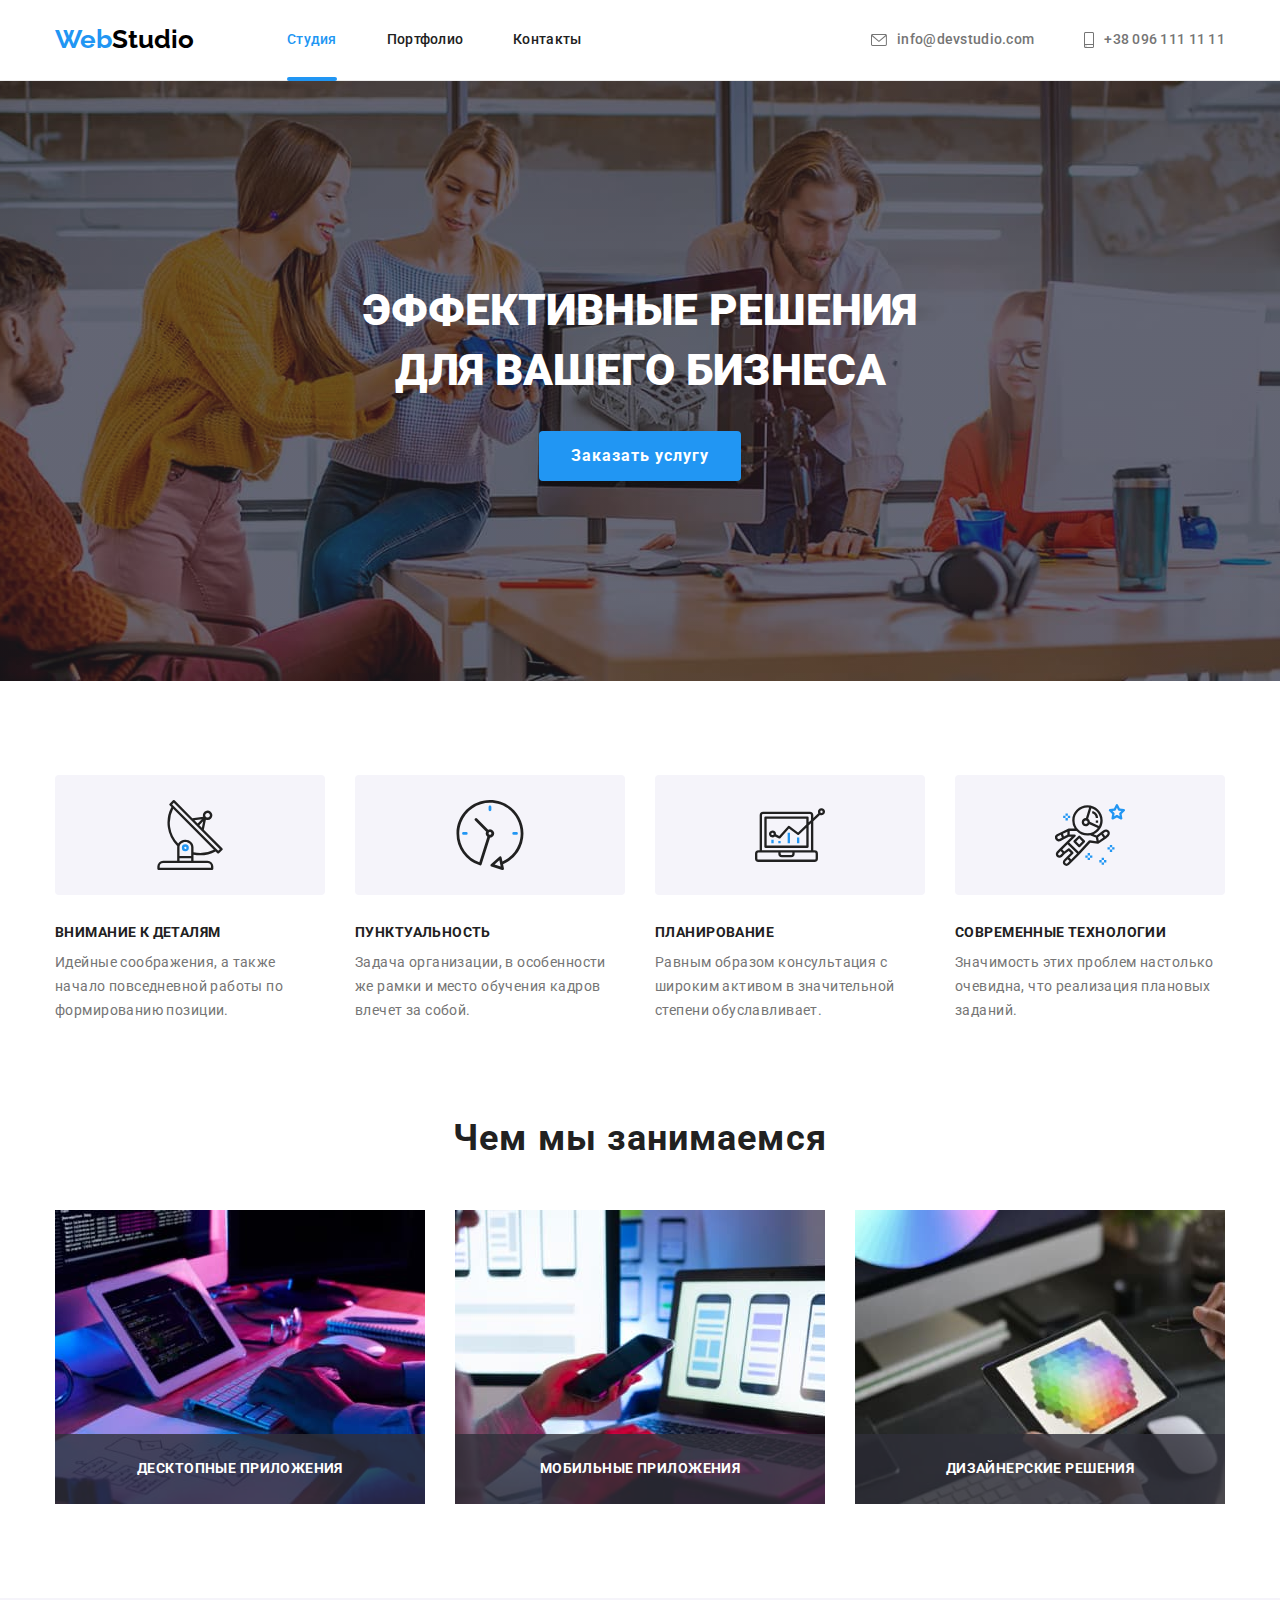
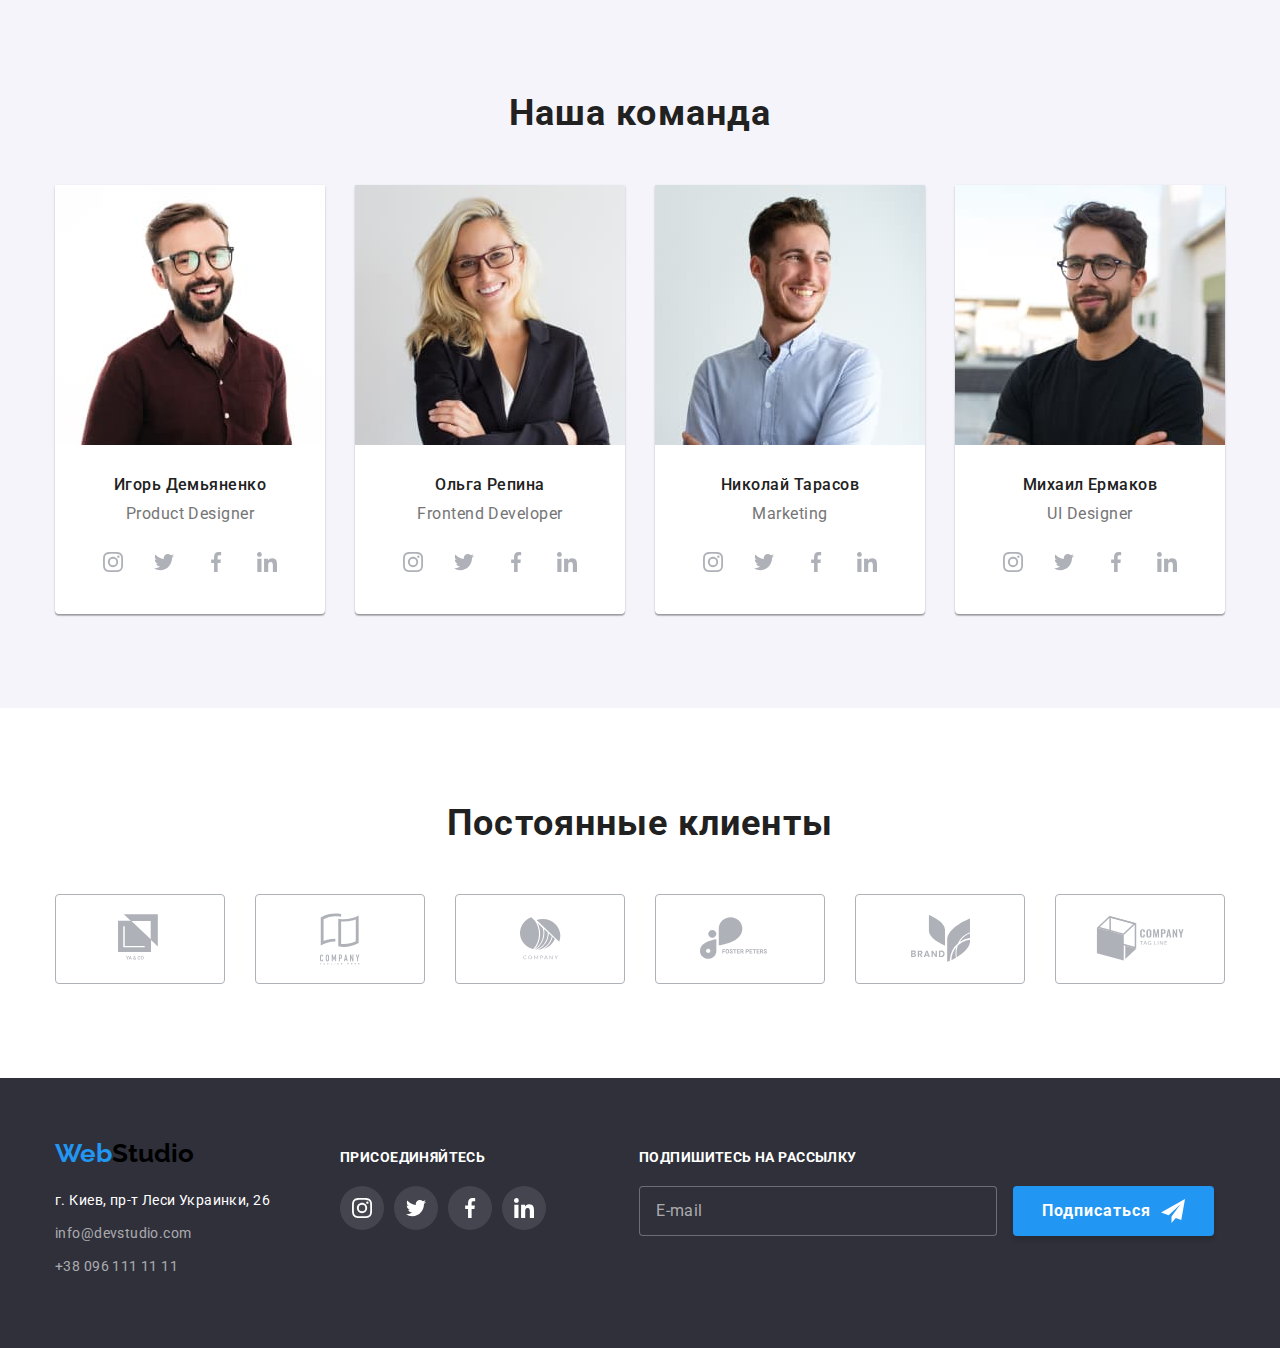
<file: index.html>
<!DOCTYPE html>
<html lang="ru">
<head>
    <meta charset="UTF-8">
    <meta name="viewport" content="width=device-width, initial-scale=1.0">
    <title>Студия</title>
    <link rel="preconnect" href="https://fonts.gstatic.com">
    <link href="https://fonts.googleapis.com/css2?family=Raleway:wght@700&family=Roboto:wght@400;500;700&display=swap" rel="stylesheet">
    <link rel="stylesheet" href="https://cdnjs.cloudflare.com/ajax/libs/modern-normalize/1.0.0/modern-normalize.min.css">
    <link rel="stylesheet" href="./css/style.css">
</head>
<body>
    <header class="header">
        <div class="container flex">
            <nav class="nav-container flex">
                <a href="./index.html" class="logo color-logo">
                    <span class="color-link">Web</span>Studio
                </a>
                <ul class="nav list flex">
                    <li class="nav-item">
                        <a href="./index.html" class="nav-link color-main link-active">Студия</a>
                    </li>
                    <li class="nav-item">
                        <a href="./portfolio.html" class="nav-link color-main">Портфолио</a>
                    </li>
                    <li class="nav-item">
                        <a href="" class="nav-link color-main">Контакты</a>
                    </li>
                </ul>
            </nav>    
            <ul class="contacts list flex">
                <li class="contacts-item">
                    <a href="mailto:info@devstudio.com" class="contacts-link color-secondary">
                        <svg class="sprite-mail" width="16" height="12">
                            <use href="./images/symbol-defs.svg#icon-envelope"></use>
                        </svg>
                        info@devstudio.com</a>
                </li>
                <li class="contacts-item">
                    <a href="tel:+380961111111" class="contacts-link color-secondary">
                        <svg class="sprite-tel" width="10" height="16">
                            <use href="./images/symbol-defs.svg#icon-smartphone"></use>
                        </svg>
                        +38 096 111 11 11</a>
                </li>
            </ul>
        </div>
    </header>
    <main>
        <section class="hero">
            <div class="hero-overlay flex">
                <div class="hero-container">
                    <h1 class="color-hero hero-title">Эффективные решения для вашего бизнеса</h1>
                    <button class="color-hero hero-btn" data-modal-open>Заказать услугу</button>
                </div>
            </div>
        </section>
        <section class="section">
            <div class="container">
                <h2 class="visually-hidden">Преимущества работы с нами</h2>
                <ul class="advantages list flex">
                    <li class="advantages-item">
                        <div class="icon-advantages">
                            <svg class="sprite" width="70" height="70">
                                <use href="./images/symbol-defs.svg#icon-antenna"></use>
                            </svg>
                        </div>
                        <h3 class="advantages-title color-main">Внимание к деталям</h3>
                        <p class="advantages-text color-secondary">Идейные соображения, а также начало повседневной работы по формированию позиции.</p>
                    </li>
                    <li class="advantages-item">
                        <div class="icon-advantages">
                            <svg class="sprite" width="70" height="70">
                                <use href="./images/symbol-defs.svg#icon-clock"></use>
                            </svg>
                        </div>
                        <h3 class="advantages-title color-main">Пунктуальность</h3>
                        <p class="advantages-text color-secondary">Задача организации, в особенности же рамки и место обучения кадров влечет за собой.</p>
                    </li>
                    <li class="advantages-item">
                        <div class="icon-advantages">
                            <svg class="sprite" width="70" height="70">
                                <use href="./images/symbol-defs.svg#icon-diagram"></use>
                            </svg>
                        </div>
                        <h3 class="advantages-title color-main">Планирование</h3>
                        <p class="advantages-text color-secondary">Равным образом консультация с широким активом в значительной степени обуславливает.</p>
                    </li>
                    <li class="advantages-item">
                        <div class="icon-advantages">
                            <svg class="sprite" width="70" height="70">
                                <use href="./images/symbol-defs.svg#icon-astronaut"></use>
                            </svg>
                        </div>
                        <h3 class="advantages-title color-main">Современные технологии</h3>
                        <p class="advantages-text color-secondary">Значимость этих проблем настолько очевидна, что реализация плановых заданий.</p>
                    </li>
                </ul>
            </div>
        </section>
        <section class="projects section">
            <div class="container">
                <h2 class="title-section color-main">Чем мы занимаемся</h2>
                <div class="project-container flex">
                    <div class="projects-thumb">
                        <img src="./images/tabl.jpg" alt="На фотографии планшет" width="370" height="294" class="projects-img">
                        <div class="thumb-title">
                            <h3 class="projects-title">Десктопные приложения</h3>
                        </div>
                    </div>
                    <div class="projects-thumb">
                        <img src="./images/tel.jpg" alt="На фотографии телефон" width="370" height="294" class="projects-img">
                        <div class="thumb-title">
                            <h3 class="projects-title">Мобильные приложения</h3>
                        </div>
                    </div>
                    <div class="projects-thumb">
                        <img src="./images/tabl2.jpg" alt="На фотографии компьютер и телефон" width="370" height="294" class="projects-img">
                        <div class="thumb-title">
                            <h3 class="projects-title">Дизайнерские решения</h3>
                        </div>
                    </div>
                </div>
            </div>
        </section>
        <section class="section-teams section">
            <div class="container">
                <h2 class="title-section color-main">Наша команда</h2>
                <ul class="teams list flex">
                    <li class="teams-items">
                        <img src="./images/prod.jpg" alt="На фотографии Игорь Демьяненко" width="270" height="260" class="list-img">
                        <div class="teams-cont">
                            <h3 class="color-main teams-title">Игорь Демьяненко</h3>
                            <p class="color-secondary teams-text">Product Designer</p>
                            <ul class="teams-social list flex">
                                <li class="social-icon">
                                    <a href="" class="social-link">
                                        <svg class="icon-social" width="20" height="20">
                                            <use href="./images/symbol-defs.svg#icon-instagram"></use>
                                        </svg>
                                    </a>
                                </li>
                                <li class="social-icon">
                                    <a href="" class="social-link">
                                        <svg class="icon-social" width="20" height="20">
                                            <use href="./images/symbol-defs.svg#icon-twitter"></use>
                                        </svg>
                                    </a>
                                </li>
                                <li class="social-icon">
                                    <a href="" class="social-link">
                                        <svg class="icon-social" width="20" height="20">
                                            <use href="./images/symbol-defs.svg#icon-facebook"></use>
                                        </svg>
                                    </a>
                                </li>
                                <li class="social-icon">
                                    <a href="" class="social-link">
                                        <svg class="icon-social" width="20" height="20">
                                            <use href="./images/symbol-defs.svg#icon-linkedin"></use>
                                        </svg>
                                    </a>
                                </li>
                            </ul>
                        </div>
                        </li>
                    <li class="teams-items">
                        <img src="./images/dev.jpg" alt="На фотографии Ольга Репина" width="270" height="260" class="list-img">
                        <div class="teams-cont">
                            <h3 class="color-main teams-title">Ольга Репина</h3>
                            <p class="color-secondary teams-text">Frontend Developer</p>
                            <ul class="teams-social list flex">
                                <li class="social-icon">
                                    <a href="" class="social-link">
                                        <svg class="icon-social" width="20" height="20">
                                            <use href="./images/symbol-defs.svg#icon-instagram"></use>
                                        </svg>
                                    </a>
                                </li>
                                <li class="social-icon">
                                    <a href="" class="social-link">
                                        <svg class="icon-social" width="20" height="20">
                                            <use href="./images/symbol-defs.svg#icon-twitter"></use>
                                        </svg>
                                    </a>
                                </li>
                                <li class="social-icon">
                                    <a href="" class="social-link">
                                        <svg class="icon-social" width="20" height="20">
                                            <use href="./images/symbol-defs.svg#icon-facebook"></use>
                                        </svg>
                                    </a>
                                </li>
                                <li class="social-icon">
                                    <a href="" class="social-link">
                                        <svg class="icon-social" width="20" height="20">
                                            <use href="./images/symbol-defs.svg#icon-linkedin"></use>
                                        </svg>
                                    </a>
                                </li>
                            </ul>
                        </div>
                        </li>
                    <li class="teams-items">
                        <img src="./images/mark.jpg" alt="На фотографии Николай Тарасов" width="270" height="260" class="list-img">
                        <div class="teams-cont">
                            <h3 class="color-main teams-title">Николай Тарасов</h3>
                            <p class="color-secondary teams-text">Marketing</p>
                            <ul class="teams-social list flex">
                                <li class="social-icon">
                                    <a href="" class="social-link">
                                        <svg class="icon-social" width="20" height="20">
                                            <use href="./images/symbol-defs.svg#icon-instagram"></use>
                                        </svg>
                                    </a>
                                </li>
                                <li class="social-icon">
                                    <a href="" class="social-link">
                                        <svg class="icon-social" width="20" height="20">
                                            <use href="./images/symbol-defs.svg#icon-twitter"></use>
                                        </svg>
                                    </a>
                                </li>
                                <li class="social-icon">
                                    <a href="" class="social-link">
                                        <svg class="icon-social" width="20" height="20">
                                            <use href="./images/symbol-defs.svg#icon-facebook"></use>
                                        </svg>
                                    </a>
                                </li>
                                <li class="social-icon">
                                    <a href="" class="social-link">
                                        <svg class="icon-social" width="20" height="20">
                                            <use href="./images/symbol-defs.svg#icon-linkedin"></use>
                                        </svg>
                                    </a>
                                </li>
                            </ul>
                        </div>
                        </li>
                    <li class="teams-items">
                        <img src="./images/ui.jpg" alt="На фотографии Михаил Ермаков" width="270" height="260" class="list-img">
                        <div class="teams-cont">
                            <h3 class="color-main teams-title">Михаил Ермаков</h3>
                            <p class="color-secondary teams-text">UI Designer</p>
                            <ul class="teams-social list flex">
                                <li class="social-icon">
                                    <a href="" class="social-link">
                                        <svg class="icon-social" width="20" height="20">
                                            <use href="./images/symbol-defs.svg#icon-instagram"></use>
                                        </svg>
                                    </a>
                                </li>
                                <li class="social-icon">
                                    <a href="" class="social-link">
                                        <svg class="icon-social" width="20" height="20">
                                            <use href="./images/symbol-defs.svg#icon-twitter"></use>
                                        </svg>
                                    </a>
                                </li>
                                <li class="social-icon">
                                    <a href="" class="social-link">
                                        <svg class="icon-social" width="20" height="20">
                                            <use href="./images/symbol-defs.svg#icon-facebook"></use>
                                        </svg>
                                    </a>
                                </li>
                                <li class="social-icon">
                                    <a href="" class="social-link">
                                        <svg class="icon-social" width="20" height="20">
                                            <use href="./images/symbol-defs.svg#icon-linkedin"></use>
                                        </svg>
                                    </a>
                                </li>
                            </ul>
                        </div>
                        </li>
                </ul>
            </div>
        </section>
        <section class="section-clients">
            <div class="container">
                <h2 class="clients-title">Постоянные клиенты</h2>
                <ul class="list flex">
                    <li class="list-clients">
                        <a href="" class="link-clients">
                            <svg class="sprite-ya" width="44" height="49">
                                <use href="./images/symbol-defs.svg#icon-logoYa"></use>
                            </svg>
                        </a>
                    </li>
                    <li class="list-clients">
                        <a href="" class="link-clients">
                            <svg class="sprite-tagline" width="40" height="52">
                                <use href="./images/symbol-defs.svg#icon-logoTag"></use>
                            </svg>
                        </a>
                    </li>
                    <li class="list-clients">
                        <a href="" class="link-clients">
                            <svg class="sprite-comp" width="41" height="43">
                                <use href="./images/symbol-defs.svg#icon-logoComp"></use>
                            </svg>
                        </a>
                    </li>
                    <li class="list-clients">
                        <a href="" class="link-clients">
                            <svg class="sprite-foster" width="80" height="43">
                                <use href="./images/symbol-defs.svg#icon-logoFoster"></use>
                            </svg>
                        </a>
                    </li>
                    <li class="list-clients">
                        <a href="" class="link-clients">
                            <svg class="sprite-brand" width="59" height="47">
                                <use href="./images/symbol-defs.svg#icon-logoBrand"></use>
                            </svg>
                        </a>
                    </li>
                    <li class="list-clients">
                        <a href="" class="link-clients">
                            <svg class="sprite-tag" width="89" height="45">
                                <use href="./images/symbol-defs.svg#icon-logoLine"></use>
                            </svg>
                        </a>
                    </li>
                </ul>
            </div>
        </section>
    </main>
    <footer class="footer">
        <div class="container flex">
            <div class="footer-address">
                <a href="./index.html" class="logo color-logo">
                    <span class="color-link">Web</span>Studio
                </a>
                <address class="address color-hero">
                    <ul class="list">
                        <li class="address-item">г. Киев, пр-т Леси Украинки, 26</li>
                        <li class="address-item"><a href="mailto:info@devstudio.com" class="address-color">info@devstudio.com</a></li>
                        <li class="address-item"><a href="tel:+380961111111" class="address-color">+38 096 111 11 11</a></li>
                    </ul>
                </address>
            </div>
            <div class="footer-join">
                <b class="join-text">присоединяйтесь</b>
                <ul class="list flex">
                    <li class="join-list">
                        <a href="" class="join-link">
                            <svg class="icon-join" width="20" height="20">
                                <use href="./images/symbol-defs.svg#icon-instagramFooter"></use>
                            </svg>
                        </a>
                    </li>
                    <li class="join-list">
                        <a href="" class="join-link">
                            <svg class="icon-join" width="20" height="20">
                                <use href="./images/symbol-defs.svg#icon-twitterFooter"></use>
                            </svg>
                        </a>
                    </li>
                    <li class="join-list">
                        <a href="" class="join-link">
                            <svg class="icon-join" width="20" height="20">
                                <use href="./images/symbol-defs.svg#icon-facebookFooter"></use>
                            </svg>
                        </a>
                    </li>
                    <li class="join-list">
                        <a href="" class="join-link">
                            <svg class="icon-join" width="20" height="20">
                                <use href="./images/symbol-defs.svg#icon-linkedinFooter"></use>
                            </svg>
                        </a>
                    </li>
                </ul>
            </div>
            <div class="distribution">
                <b class="distribution-text">Подпишитесь на рассылку</b>
                <form class="distribution-form">
                    <input type="text" placeholder="E-mail" class="distribution-input">
                    <button type="submit" class="distribution-button">Подписаться 
                        <svg class="distribution-icon" width="24" height="24">
                            <use href="./images/symbol-defs.svg#distribution-icon"></use>
                        </svg>
                    </button>
                </form>
            </div>
        </div>
    </footer>
    <div class="backdrop is-hidden" data-modal>
                <div class="modal">
                    <button class="modal-btn" data-modal-close>
                        <svg class="modal-sorite" width="11" height="11">
                            <use href="./images/symbol-defs.svg#icon-modal"></use>
                        </svg>
                    </button>
                    <b class="modal-text">Оставьте свои данные, мы вам перезвоним</b>
                    <form class="modal-form">
                        <div class="modal-container">
                            <label for="modal-name" class="modal-lable">Имя</label>
                            <div class="input-wrapper">
                                <input type="text" name="name" class="modal-input" id="modal-name">
                                <svg class="modal-icon" width="18" height="18">
                                    <use href="./images/symbol-defs.svg#modal-person"></use>
                                </svg>
                            </div>
                        </div>
                        <div class="modal-container">
                            <label for="modal-tel" class="modal-lable">Телефон</label>
                            <div class="input-wrapper">
                                <input type="tel" name="tel" class="modal-input" id="modal-tel">
                                <svg class="modal-icon" width="18" height="18">
                                    <use href="./images/symbol-defs.svg#modal-phone"></use>
                                </svg>
                            </div>
                        </div>
                        <div class="modal-container">
                            <label for="modal-email" class="modal-lable">Почта</label>
                            <div class="input-wrapper">
                                <input type="email" name="mail" class="modal-input" id="modal-email">
                                <svg class="modal-icon" width="18" height="18">
                                    <use href="./images/symbol-defs.svg#modal-email"></use>
                                </svg>
                            </div>
                        </div>
                        <div class="modal-container wrapper-textarea">
                            <label for="modal-textarea" class="modal-lable">Комментарий</label>
                            <textarea name="comment" placeholder="Введите текст" class="modal-textarea" id="modal-textarea"></textarea>
                        </div>
                        <div class="modal-container wrapper-chekbox">
                            <label class="modal-contract">
                                <input type="checkbox" name="checkbox" class="input-checkbox visually-hidden">
                                <span class="modal-checkbox">
                                    <span class="contract-check"></span>
                                    <svg class="contract-icon" width="16" height="15">
                                        <use href="./images/symbol-defs.svg#modal-check"></use>
                                    </svg>
                                </span>
                                <span class="contract-text">Соглашаюсь с рассылкой и принимаю <a href="#" class="contract-link">Условия договора</a></span>
                            </label>
                        </div>
                        <button type="submit" class="contract-button">Отправить</button>
                    </form>
                </div>
            </div>
    <script src="./js/modal.js"></script>
</body>
</html>
</file>
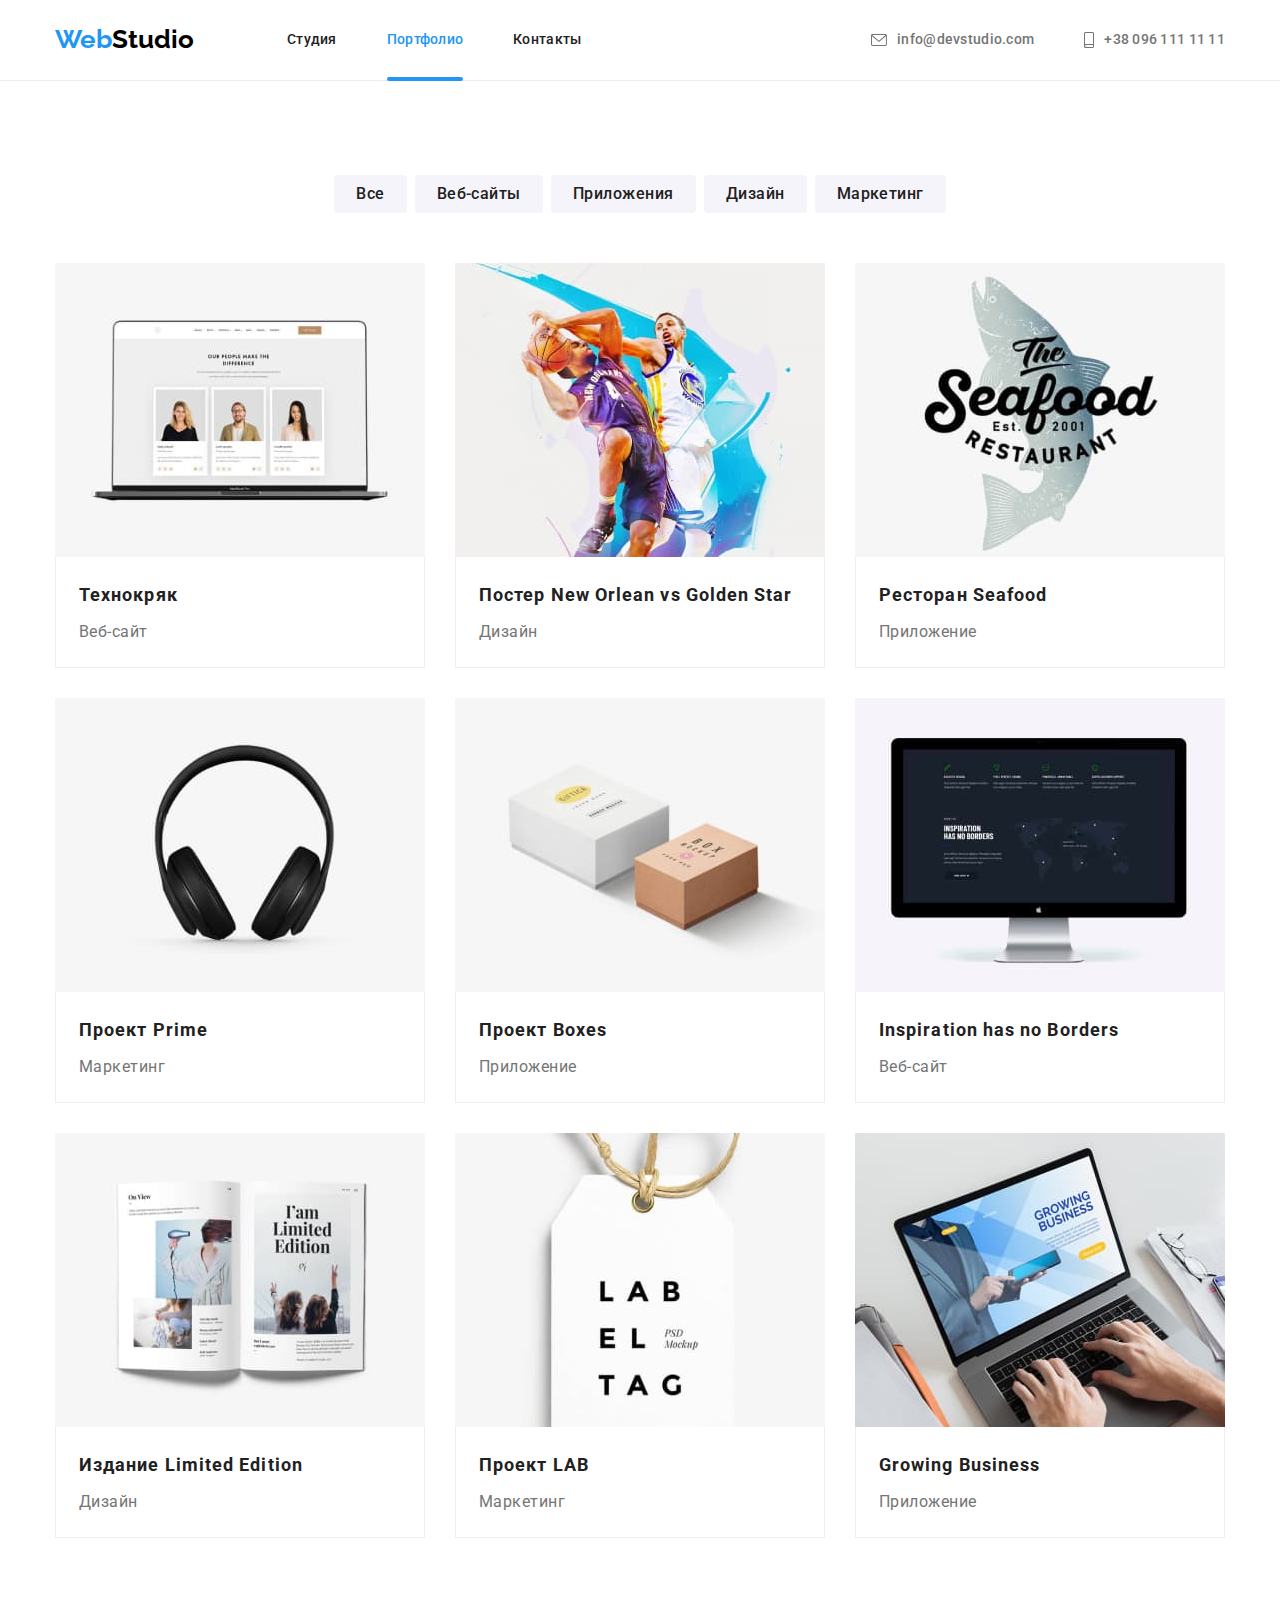
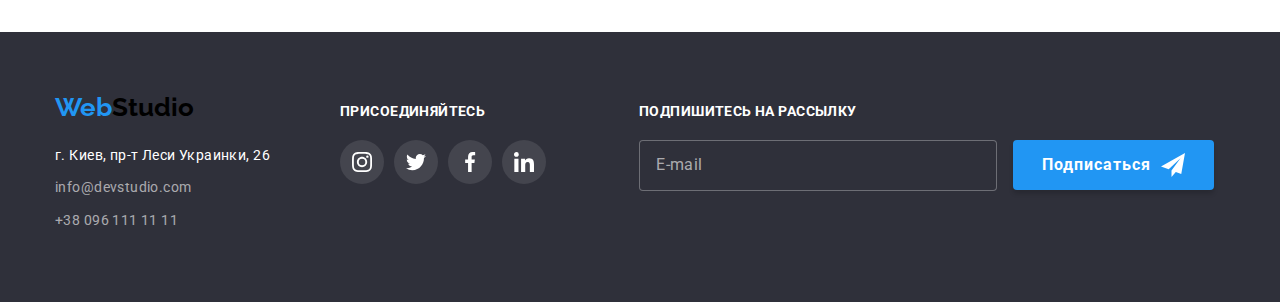
<file: portfolio.html>
<!DOCTYPE html>
<html lang="ru">
<head>
    <meta charset="UTF-8">
    <meta name="viewport" content="width=device-width, initial-scale=1.0">
    <title>Студия</title>
    <link rel="preconnect" href="https://fonts.gstatic.com">
    <link href="https://fonts.googleapis.com/css2?family=Raleway:wght@700&family=Roboto:ital,wght@0,500;0,700;1,400&display=swap" rel="stylesheet">
    <link rel="stylesheet" href="https://cdnjs.cloudflare.com/ajax/libs/modern-normalize/1.0.0/modern-normalize.min.css">
    <link rel="stylesheet" href="./css/style.css">
</head>
<body>
     <header class="header">
        <div class="container flex">
            <nav class="nav-container flex">
                <a href="./index.html" class="logo color-logo">
                    <span class="color-link">Web</span>Studio
                </a>
                <ul class="nav list flex">
                    <li class="nav-item">
                        <a href="./index.html" class="nav-link color-main">Студия</a>
                    </li>
                    <li class="nav-item">
                        <a href="./portfolio.html" class="nav-link color-main link-active">Портфолио</a>
                    </li>
                    <li class="nav-item">
                        <a href="" class="nav-link color-main">Контакты</a>
                    </li>
                </ul>
            </nav>    
            <ul class="contacts list flex">
                <li class="contacts-item">
                    <a href="mailto:info@devstudio.com" class="contacts-link color-secondary">
                        <svg class="sprite-mail" width="16" height="12">
                            <use href="./images/symbol-defs.svg#icon-envelope"></use>
                        </svg>
                        info@devstudio.com</a>
                </li>
                <li class="contacts-item">
                    <a href="tel:+380961111111" class="contacts-link color-secondary">
                        <svg class="sprite-tel" width="10" height="16">
                            <use href="./images/symbol-defs.svg#icon-smartphone"></use>
                        </svg>
                        +38 096 111 11 11</a>
                </li>
            </ul>
        </div>
    </header>
    <main>
        <section class="section">
            <div class="container">
                <h1 class="visually-hidden">Наши проекты</h1>
                <ul class="list filter flex">
                    <li class="filer-items"><button type="button" class="list-button color-main">Все</button></li>
                    <li class="filer-items"><button type="button" class="list-button color-main">Веб-сайты</button></li>
                    <li class="filer-items"><button type="button" class="list-button color-main">Приложения</button></li>
                    <li class="filer-items"><button type="button" class="list-button color-main">Дизайн</button></li>
                    <li class="filer-items"><button type="button" class="list-button color-main">Маркетинг</button></li>
                </ul>
                <ul class="list employment">
                    <li class="list-item">
                        <a href="" class="link-employment">
                            <div class="thumb-empoyment">
                                <img src="./images/site.jpg" alt="Картинка веб-сайта Технокряк" width="370" height="294" class="list-img">
                                <div class="thumb-text">
                                    <p>Технокряк это современная площадка распространения коронавируса. Компании используют эту платформу для цифрового шпионажа и атак на защищённые сервера конкурентов.</p>
                                </div>
                            </div>
                            <div class="list-cont">
                                <h2 class="list-title color-main">Технокряк</h2>
                                <p class="list-text color-secondary">Веб-сайт</p>
                            </div>
                        </a>
                    </li>
                    <li class="list-item">
                        <a href="" class="link-employment">
                            <div class="thumb-empoyment">
                                <img src="./images/basketball.jpg" alt="Постер New Orlean vs Golden Star" width="370" height="294" class="list-img">
                                <div class="thumb-text">
                                    <p>Технокряк это современная площадка распространения коронавируса. Компании используют эту платформу для цифрового шпионажа и атак на защищённые сервера конкурентов.</p>
                                </div>
                            </div>
                            <div class="list-cont">
                                <h2 class="list-title color-main">Постер New Orlean vs Golden Star</h2>
                                <p class="list-text color-secondary">Дизайн</p>
                            </div>
                        </a>
                    </li>
                    <li class="list-item">
                        <a href="" class="link-employment">
                            <div class="thumb-empoyment">
                                <img src="./images/rest.jpg" alt="Картинка приложения ресторана Seafood" width="370" height="294" class="list-img">
                                <div class="thumb-text">
                                    <p>Технокряк это современная площадка распространения коронавируса. Компании используют эту платформу для цифрового шпионажа и атак на защищённые сервера конкурентов.</p>
                                </div>
                            </div>
                            <div class="list-cont">
                                <h2 class="list-title color-main">Ресторан Seafood</h2>
                                <p class="list-text color-secondary">Приложение</p>
                            </div>
                        </a>
                    </li>
                    <li class="list-item">
                        <a href="" class="link-employment">
                            <div class="thumb-empoyment">
                                <img src="./images/prime.jpg" alt="Картинка проекта Prime" width="370" height="294" class="list-img">
                                <div class="thumb-text">
                                    <p>Технокряк это современная площадка распространения коронавируса. Компании используют эту платформу для цифрового шпионажа и атак на защищённые сервера конкурентов.</p>
                                </div>
                            </div>
                            <div class="list-cont">
                                <h2 class="list-title color-main">Проект Prime</h2>
                                <p class="list-text color-secondary">Маркетинг</p>
                            </div>
                        </a>
                    </li>
                    <li class="list-item">
                        <a href="" class="link-employment">
                            <div class="thumb-empoyment">
                                <img src="./images/boxes.jpg" alt="Картинка проекта Boxes" width="370" height="294" class="list-img">
                                <div class="thumb-text">
                                    <p>Технокряк это современная площадка распространения коронавируса. Компании используют эту платформу для цифрового шпионажа и атак на защищённые сервера конкурентов.</p>
                                </div>
                            </div>
                            <div class="list-cont">
                                <h2 class="list-title color-main">Проект Boxes</h2>
                                <p class="list-text color-secondary">Приложение</p>
                            </div>
                        </a>
                    </li>
                    <li class="list-item">
                        <a href="" class="link-employment">
                            <div class="thumb-empoyment">
                                <img src="./images/web-site.jpg" alt="Картинка веб-сайта" width="370" height="294" class="list-img">
                                <div class="thumb-text">
                                    <p>Технокряк это современная площадка распространения коронавируса. Компании используют эту платформу для цифрового шпионажа и атак на защищённые сервера конкурентов.</p>
                                </div>
                            </div>
                            <div class="list-cont">
                                <h2 class="list-title color-main">Inspiration has no Borders</h2>
                                <p class="list-text color-secondary">Веб-сайт</p>
                            </div>
                        </a>
                    </li>
                    <li class="list-item">
                        <a href="" class="link-employment">
                            <div class="thumb-empoyment">
                                <img src="./images/limited.jpg" alt="Картинка с книгой" width="370" height="294" class="list-img">
                                <div class="thumb-text">
                                    <p>Технокряк это современная площадка распространения коронавируса. Компании используют эту платформу для цифрового шпионажа и атак на защищённые сервера конкурентов.</p>
                                </div>
                            </div>
                            <div class="list-cont">
                                <h2 class="list-title color-main">Издание Limited Edition</h2>
                                <p class="list-text color-secondary">Дизайн</p>
                            </div> 
                        </a>
                    </li>
                    <li class="list-item">
                        <a href="" class="link-employment">
                            <div class="thumb-empoyment">
                                <img src="./images/lab.jpg" alt="Картинка проекта Lab" width="370" height="294" class="list-img">
                                <div class="thumb-text">
                                    <p>Технокряк это современная площадка распространения коронавируса. Компании используют эту платформу для цифрового шпионажа и атак на защищённые сервера конкурентов.</p>
                                </div>
                            </div>
                            <div class="list-cont">
                                <h2 class="list-title color-main">Проект LAB</h2>
                                <p class="list-text color-secondary">Маркетинг</p>
                            </div>
                        </a>
                    </li>
                    <li class="list-item">
                        <a href="" class="link-employment">
                            <div class="thumb-empoyment">
                                <img src="./images/business.jpg" alt="Картинка приложения Growing Business" width="370" height="294" class="list-img">
                                <div class="thumb-text">
                                    <p>Технокряк это современная площадка распространения коронавируса. Компании используют эту платформу для цифрового шпионажа и атак на защищённые сервера конкурентов.</p>
                                </div>
                            </div>
                            <div class="list-cont">
                                <h2 class="list-title color-main">Growing Business</h2>
                                <p class="list-text color-secondary">Приложение</p>
                            </div>
                        </a>
                    </li>
                </ul>
            </div>
        </section>
    </main>
        <footer class="footer">
        <div class="container flex">
            <div class="footer-address">
                <a href="./index.html" class="logo color-logo">
                    <span class="color-link">Web</span>Studio
                </a>
                <address class="address color-hero">
                    <ul class="list">
                        <li class="address-item">г. Киев, пр-т Леси Украинки, 26</li>
                        <li class="address-item"><a href="mailto:info@devstudio.com" class="address-color">info@devstudio.com</a></li>
                        <li class="address-item"><a href="tel:+380961111111" class="address-color">+38 096 111 11 11</a></li>
                    </ul>
                </address>
            </div>
            <div class="footer-join">
                <b class="join-text">присоединяйтесь</b>
                <ul class="list flex">
                    <li class="join-list">
                        <a href="" class="join-link">
                            <svg class="icon-join" width="20" height="20">
                                <use href="./images/symbol-defs.svg#icon-instagramFooter"></use>
                            </svg>
                        </a>
                    </li>
                    <li class="join-list">
                        <a href="" class="join-link">
                            <svg class="icon-join" width="20" height="20">
                                <use href="./images/symbol-defs.svg#icon-twitterFooter"></use>
                            </svg>
                        </a>
                    </li>
                    <li class="join-list">
                        <a href="" class="join-link">
                            <svg class="icon-join" width="20" height="20">
                                <use href="./images/symbol-defs.svg#icon-facebookFooter"></use>
                            </svg>
                        </a>
                    </li>
                    <li class="join-list">
                        <a href="" class="join-link">
                            <svg class="icon-join" width="20" height="20">
                                <use href="./images/symbol-defs.svg#icon-linkedinFooter"></use>
                            </svg>
                        </a>
                    </li>
                </ul>
            </div>
            <div class="distribution">
                <b class="distribution-text">Подпишитесь на рассылку</b>
                <form class="distribution-form">
                    <input type="text" placeholder="E-mail" class="distribution-input">
                    <button type="submit" class="distribution-button">Подписаться 
                        <svg class="distribution-icon" width="24" height="24">
                            <use href="./images/symbol-defs.svg#distribution-icon"></use>
                        </svg>
                    </button>
                </form>
            </div>
        </div>
    </footer>
</body>
</html>
</file>
<file: css/style.css>
:root {
  --color-link: #2196F3;
  --color-button: #188CE8;
  --color-logo: #000000;
  --color-main: #212121;
  --color-secondary: #757575;
  --color-hero: #ffffff;
  --bg-hero: #2F303A;
  --bg-section: #F5F4FA;
  --bg-footer: #2F303A;
  --icon-social: #AFB1B8;
  --header-border: #ECECEC;
}

.list {
  list-style: none;
  margin: 0;
  padding-left: 0;
}

body {
  font-family: "Roboto", sans-serif;
  line-height: 1.2;
  background-color: var(--color-hero);
}

.container {
  width: 1200px;
  margin: 0 auto;
  padding-left: 15px;
  padding-right: 15px;
}

.section {
  padding-top: 94px;
  padding-bottom: 94px;
}

/* Color */

.color-logo {
  color: var(--color-logo);
}

.color-link, .nav-link:hover, .nav-link:focus, .contacts-link:hover, .contacts-link:focus {
  color: var(--color-link);
}

.color-secondary {
  color: var(--color-secondary);
}

.color-main {
  color: var(--color-main);
}

.color-hero {
  color: var(--color-hero);
}

/* Header */

.header {
  border-bottom: 1px solid var(--header-border);
}

/* Logo */

.logo {
  font-family: "Raleway", sans-serif;
  font-weight: 700;
  font-size: 26px;
  text-decoration: none;
}

/* Nav */

.flex {
  display: flex;
}

.header .container, .nav-container {
  align-items: center;
}

.header .container {
  min-height: 80px;
}

.contacts {
  margin-left: auto;
}

.nav-link, .contacts-link {
  display: flex;
  align-items: center;
  font-weight: 500;
  font-size: 14px;
  line-height: 1.14;
  letter-spacing: 0.02em;
  text-decoration: none;
  transition: color 250ms cubic-bezier(0.4, 0, 0.2, 1);
}

.nav-link {
  display: block;
  padding-top: 32px;
  padding-bottom: 32px;
}

.link-active {
  color: var(--color-link);
  position: relative;
}

.link-active::after {
  display: inline-block;
  position: absolute;
  left: 0;
  bottom: -1px;
  content: "";
  width: 100%;
  height: 4px;
  border-radius: 2px;
  background-color: var(--color-link);
}

.nav-container .logo {
  margin-right: 93px;
}

.nav-item:nth-child(n + 1) {
  margin-right: 50px;
}

.nav-item:last-child {
  margin-right: 0;
}

.contacts-item:last-child {
  margin-left: 50px;
}

.sprite-mail, .sprite-tel {
  fill: var(--color-secondary);
  margin-right: 10px;
  transition: fill 250ms cubic-bezier(0.4, 0, 0.2, 1);
}

.contacts-link:hover .sprite-mail, .contacts-link:hover .sprite-tel {
  fill: var(--color-link);
}


/* .mail-link::before {
  content: "";
  display: inline-flex;
  width: 16px;
  height: 12px;
  background-image: url(../images/envelope.svg);
  margin-right: 10px;
} */

.tel-link::before {
  content: "";
  display: inline-flex;
  width: 10px;
  height: 16px;
  background-image: url(../images/smartphone.svg);
  margin-right: 10px;
}

/* Hero */

/* .hero {
  background-color: var(--bg-hero);
} */

.hero-overlay {
  max-width: 1600px;
  min-height: 600px;
  background-image: linear-gradient(to right, rgba(47, 48, 58, 0.4), rgba(47, 48, 58, 0.4)), url(../images/bg-header.jpg);
  background-color: var(--bg-hero);
  background-repeat: no-repeat;
  background-size: cover;
  background-position: center;
  text-align: center;
  align-items: center;
  justify-content: center;
  margin: 0 auto;
}

.hero-container {
  width: 646px;
}

.hero-btn {
  display: inline-block;
  font-family: 'Roboto', sans-serif;
  font-style: normal;
  font-weight: 700;
  font-size: 16px;
  line-height: 1.88;
  padding: 10px 32px;
  letter-spacing: 0.06em;
  background-color: var(--color-link);
  box-shadow: 0px 4px 4px rgba(0, 0, 0, 0.15);
  border: none;
  border-radius: 4px;
  cursor: pointer;
}

.hero-title {
  font-weight: 900;
  font-size: 44px;
  line-height: 1.36;
  text-transform: uppercase;
  margin-top: 0;
  margin-bottom: 30px;
}

.backdrop {
  position: fixed;
  top: 0;
  left: 0;
  width: 100%;
  height: 100%;
  background: rgba(0, 0, 0, 0.2);
  z-index: 2;
  transition: opacity 250ms cubic-bezier(0.4, 0, 0.2, 1);
}

.backdrop.is-hidden {
  opacity: 0;
  pointer-events: none;
}

.backdrop.is-hidden .modal{
  transform: translate(-50%, -50%) scale(0.8);
}

.modal {
  position: absolute;
  top: 50%;
  left: 50%;
  padding: 40px;
  transform: translate(-50%, -50%) scale(1);
  width: 528px;
  background-color: var(--color-hero);
  box-shadow: 0px 1px 3px rgba(0, 0, 0, 0.12), 0px 1px 1px rgba(0, 0, 0, 0.14), 0px 2px 1px rgba(0, 0, 0, 0.2);
  border-radius: 4px;
  z-index: 3;
  transition: transform 250ms cubic-bezier(0.4, 0, 0.2, 1);
}

.modal-btn {
  position: absolute;
  top: 8px;
  right: 8px;
  width: 30px;
  height: 30px;
  border-radius: 50%;
  cursor: pointer;
  background-color: var(--color-hero);
  border: 1px solid rgba(0, 0, 0, 0.1);
}

.modal-btn:hover {
  fill: var(--color-link);
}

.modal-text {
  display: inline-block;
  font-weight: 700;
  font-size: 20px;
  line-height: 1.15;
  text-align: center;
  letter-spacing: 0.03em;
  color: var(--color-main);
  margin-bottom: 12px;
}

.modal-container {
  position: relative;
  display: flex;
  flex-direction: column;
  margin-bottom: 10px;
}

.input-wrapper {
  position: relative;
}

.modal-lable {
  margin-bottom: 4px;
  font-weight: 400;
  font-size: 12px;
  line-height: 1.17;
  letter-spacing: 0.01em;
  color: var(--color-secondary);
}

.modal-input {
  width: 100%;
  padding: 11px 12px 11px 42px;
  font-size: 14px;
  border: 1px solid rgba(33, 33, 33, 0.2);
  box-sizing: border-box;
  border-radius: 4px;
  transition: border 250ms cubic-bezier(0.4, 0, 0.2, 1);
}

.modal-input:focus, .modal-textarea:focus {
  outline: none;
  border: 1px solid var(--color-link);
}

.modal-input:focus + .modal-icon {
  fill: var(--color-link);
}

.modal-textarea {
  resize: none;
  margin-top: 4px;
  padding: 12px 16px;
  border: 1px solid rgba(33, 33, 33, 0.2);
  box-sizing: border-box;
  border-radius: 4px;
  height: 120px;
  transition: border 250ms cubic-bezier(0.4, 0, 0.2, 1);
}

.modal-textarea::placeholder {
  font-size: 14px;
  line-height: 1.14;
  letter-spacing: 0.01em;
  color: rgba(117, 117, 117, 0.5);
}

.modal-icon {
  position: absolute;
  top: 50%;
  left: 12px;
  transform: translateY(-50%);
  transition: fill 250ms cubic-bezier(0.4, 0, 0.2, 1);
}

.modal-contract {
  display: flex;
  align-items: center;
  padding: 0 11px 0 12px;
}

.wrapper-textarea {
  margin-bottom: 20px;
}

.wrapper-chekbox {
  margin-bottom: 30px;
}

.contract-text {
  font-weight: 400;
  font-size: 14px;
  line-height: 1.71;
  letter-spacing: 0.03em;
  color: var(--color-secondary);
}

.contract-link {
  font-weight: 400;
  font-size: 14px;
  line-height: 1.71;
  letter-spacing: 0.03em;
  color: var(--color-link);
}

.modal-checkbox {
  position: relative;
  width: 16px;
  height: 15px;
  margin-right: 8px;
}

.contract-icon {
  position: absolute;
  top: 0;
  left: 0;
  opacity: 0;
  border-radius: 2px;
  transition: background-color 250ms cubic-bezier(0.4, 0, 0.2, 1), opacity 250ms cubic-bezier(0.4, 0, 0.2, 1);
}

.contract-check {
  width: inherit;
  height: inherit;
  position: absolute;
  top: 0;
  left: 0;
  opacity: 1;
  border-radius: 2px;
  border: 2px solid var(--color-main);
  transition: opacity 250ms cubic-bezier(0.4, 0, 0.2, 1);
}

.input-checkbox:checked + .modal-checkbox .contract-check {
  opacity: 0;
}

.input-checkbox:checked + .modal-checkbox .contract-icon {
  opacity: 1;
  background-color: var(--color-link);
}

.contract-button {
  display: block;
  margin: 0 auto;
  padding: 10px 55px 10px 56px;
  background-color: var(--color-link);
  font-family: 'Roboto', sans-serif;
  font-weight: 400;
  font-size: 16px;
  line-height: 1.87;
  letter-spacing: 0.06em;
  color: var(--color-hero);
  border: transparent;
  border-radius: 4px;
  box-shadow: 0px 4px 4px rgba(0, 0, 0, 0.15);
  transition: background-color 250ms cubic-bezier(0.4, 0, 0.2, 1);
  cursor: pointer;
}

.contract-button:hover {
  background-color: var(--color-button);
}

/* Advantages */

.advantages-item {
  width: calc((100% - 60px) / 3);
  margin-right: 30px;
}

.advantages-item:last-child {
  margin-right: 0;
}

/* .advantages-item::before {
  content: "";
  display: block;
  height: 120px;
  background-color: var(--bg-section);
  border-radius: 4px;
  margin-bottom: 30px;
  background-repeat: no-repeat;
  background-position: center;
}

.advantages-item:nth-child(1):before {
  background-image: url(../images/antenna.svg);
}

.advantages-item:nth-child(2):before {
  background-image: url(../images/clock.svg);
}

.advantages-item:nth-child(3):before {
  background-image: url(../images/diagram.svg);
}

.advantages-item:nth-child(4):before {
  background-image: url(../images/astronaut.svg);
} */

.icon-advantages {
  display: flex;
  justify-content: center;
  align-items: center;
  background-color: var(--bg-section);
  border-radius: 4px;
  margin: auto;
  height: 120px;
  margin-bottom: 30px;
}

.advantages-title {
  font-weight: 700;
  font-size: 14px;
  line-height: 1.14;
  letter-spacing: 0.03em;
  text-transform: uppercase;
  margin-top: 0;
  margin-bottom: 10px;
}

.advantages-text, .address {
  font-weight: 400;
  font-size: 14px;
  line-height: 1.71;
  letter-spacing: 0.03em;
  font-style: normal;
}

.advantages-text {
  margin-top: 0;
  margin-bottom: 0;
}

/* Projects */

.projects.section {
  padding-top: 0;
}

.projects-img:last-child {
  margin-right: 0;
}

.projects-thumb {
  position: relative;
  width: 370px;
  height: 294px;
  margin-right: 30px;
}

.thumb-title {
  position: absolute;
  left: 0;
  bottom: 0;
  width: 100%;
  height: 70px;
  background: rgba(47, 48, 58, 0.8);
  text-align: center;
  padding-top: 27px;
  padding-bottom: 27px;
}

.projects-title {
  font-weight: 700;
  font-size: 14px;
  line-height: 1.14;
  letter-spacing: 0.03em;
  text-transform: uppercase;
  margin: 0;
  color: var(--color-hero);
}

/* Section title */

.title-section {
  font-weight: 700;
  font-size: 36px;
  text-align: center;
  letter-spacing: 0.03em;
  margin-top: 0;
  margin-bottom: 50px;
}

/* Teams */

.section-teams {
  background-color: var(--bg-section);
}

.list-img {
  display: block;
}

.teams-cont {
  padding: 30px 32px;
}

.teams-items {
  width: calc((100% - 90px) / 4);
  background: var(--color-hero);
  margin-right: 30px;
  box-shadow: 0px 1px 3px rgba(0, 0, 0, 0.12), 0px 1px 1px rgba(0, 0, 0, 0.14), 0px 2px 1px rgba(0, 0, 0, 0.2);
  border-radius: 0px 0px 4px 4px;
}

.teams-items:last-child {
  margin-right: 0;
}

.teams-title {
  font-weight: 500;
  font-size: 16px;
  text-align: center;
  letter-spacing: 0.03em;
  margin-top: 0;
  margin-bottom: 10px;
}

.teams-text {
  font-weight: 400;
  font-size: 16px;
  text-align: center;
  letter-spacing: 0.03em;
  margin-top: 0;
  margin-bottom: 16px;
}

.teams-social {
  justify-content: space-around;
}

.social-link {
  display: flex;
  justify-content: center;
  align-items: center;
  width: 44px;
  height: 44px;
  border-radius: 50%;
  transition: background-color 250ms cubic-bezier(0.4, 0, 0.2, 1);
}

.icon-social {
  fill: var(--icon-social);
  transition: fill 250ms cubic-bezier(0.4, 0, 0.2, 1);
}

.social-link:hover {
  background-color: var(--color-link);
}

.social-link:hover .icon-social {
  fill: var(--color-hero);
}

/* Clients */

.section-clients {
  padding-top: 94px;
  padding-bottom: 94px;
}

.clients-title {
  margin-top: 0;
  font-weight: 700;
  font-size: 36px;
  line-height: 1.17;
  text-align: center;
  letter-spacing: 0.03em;
  color: var(--color-main);
  margin-bottom: 50px;
}

.link-clients {
  display: flex;
  justify-content: center;
  align-items: center;
  width: 170px;
  height: 90px;
  border: 1px solid #AFB1B8;
  border-radius: 4px;
  transition: border 250ms cubic-bezier(0.4, 0, 0.2, 1);
}

.link-clients:hover {
  border: 1px solid var(--color-link);
}

.link-clients:hover > svg {
  fill: var(--color-link);
}

.link-clients > svg {
  transition: fill 250ms cubic-bezier(0.4, 0, 0.2, 1);
}

.sprite-tagline {
  fill: var(--icon-social);
}

.sprite-comp {
  fill: var(--icon-social);
}

.sprite-foster {
  fill: var(--icon-social);
}

.sprite-brand {
  fill: var(--icon-social);
}

.sprite-tag {
  fill: var(--icon-social);
}

.list-clients {
  margin-right: 30px;
}

.list-clients:last-child {
  margin-right: 0;
}

.sprite-ya {
  fill: var(--icon-social);
}

/* Footer */

.footer {
  background-color: var(--bg-footer);
  padding-top: 60px;
  padding-bottom: 60px;
}

.address {
  margin-top: 20px;
}

.address-color {
  text-decoration: none;
  color: rgba(255, 255, 255, 0.6);
}

.address-item {
  margin-bottom: 9px;
}

.footer-address {
  margin-right: 70px;
}

.join-text {
  display: inline-block;
  font-weight: 700;
  font-size: 14px;
  line-height: 1.14;
  letter-spacing: 0.03em;
  text-transform: uppercase;
  color: var(--color-hero);
  margin-top: 12px;
  margin-bottom: 20px;
}

.join-list {
  background: rgba(255, 255, 255, 0.1);
  border-radius: 50%;
  margin-right: 10px;
}

.join-list:last-child {
  margin-right: 0;
}

.join-link {
  display: flex;
  justify-content: center;
  align-items: center;
  width: 44px;
  height: 44px;
  border-radius: 50%;
  transition: background-color 250ms cubic-bezier(0.4, 0, 0.2, 1);
}

.join-link:hover {
  background-color: var(--color-link);
}

.icon-join {
  fill: var(--color-hero);
}

.footer-join {
  margin-right: 93px;
}

.distribution-text {
  display: inline-block;
  font-weight: 700;
  font-size: 14px;
  line-height: 1.14;
  letter-spacing: 0.03em;
  text-transform: uppercase;
  color: var(--color-hero);
  margin-top: 12px;
  margin-bottom: 20px;
}

.distribution-input {
  width: 358px;
  background-color: var(--bg-footer);
  border: 1px solid rgba(255, 255, 255, 0.3);
  border-radius: 4px;
  padding: 15px 16px;
  color: rgba(255, 255, 255, 0.6);
  outline: none;
  transition: border 250ms cubic-bezier(0.4, 0, 0.2, 1);
  margin-right: 12px;
}

.distribution-input::placeholder {
  font-weight: 400;
  font-size: 16px;
  line-height: 1.25;
  letter-spacing: 0.03em;
  color: rgba(255, 255, 255, 0.6);
}

.distribution-input:focus {
  border: 1px solid var(--color-link);
}

.distribution-button {
  display: inline-flex;
  align-items: center;
  font-family: 'Roboto', sans-serif;
  font-weight: 700;
  font-size: 16px;
  line-height: 1.88;
  padding: 10px 29px;
  letter-spacing: 0.06em;
  color: var(--color-hero);
  background-color: var(--color-link);
  border: none;
  border-radius: 4px;
  cursor: pointer;
  box-shadow: 0px 4px 4px rgba(0, 0, 0, 0.15);
}

.distribution-icon {
  margin-left: 10px;
  fill: var(--color-hero);
}

/* Hidden h2 */

.visually-hidden {
  position: absolute;
  width: 1px;
  height: 1px;
  margin: -1px;
  border: 0;
  padding: 0;
  
  white-space: nowrap;
  clip-path: inset(100%);
  clip: rect(0 0 0 0);
  overflow: hidden;
}

/* Portfolio */

.list-button {
  font-family: 'Roboto', sans-serif;
  font-weight: 500;
  font-size: 16px;
  line-height: 1.63;
  text-align: center;
  letter-spacing: 0.03em;
  padding: 6px 22px;
  border: 0px solid transparent;
  outline: transparent;
  border-radius: 4px;
  background-color: var(--bg-section);
  transition: background-color 250ms cubic-bezier(0.4, 0, 0.2, 1), box-shadow 250ms cubic-bezier(0.4, 0, 0.2, 1), color 250ms cubic-bezier(0.4, 0, 0.2, 1);
}

.list-button:hover, .list-button:focus {
  cursor: pointer;
  background-color: var(--color-link);
  color: var(--color-hero);
  box-shadow: 0px 3px 1px rgba(0, 0, 0, 0.1), 0px 1px 2px rgba(0, 0, 0, 0.08), 0px 2px 2px rgba(0, 0, 0, 0.12);
}

.list-title {
  font-weight: 700;
  font-size: 18px;
  line-height: 2;
  letter-spacing: 0.06em;
  margin-top: 0;
  margin-bottom: 4px;
}

.list-text {
  font-weight: 400;
  font-size: 16px;
  line-height: 1.88;
  letter-spacing: 0.03em;
  margin-top: 0;
  margin-bottom: 0;
}

.list.filter {
  margin-bottom: 50px;
}

.filter {
  justify-content: center;
}

.filer-items {
  margin-right: 8px;
}

.filer-items:last-child {
  margin-right: 0;
}

.employment  {
  display: flex;
  flex-wrap: wrap;
}

.list-cont {
  border-left: 1px solid #EEEEEE;
  border-right: 1px solid #EEEEEE;
  border-bottom: 1px solid #EEEEEE;
  padding: 20px 23px;
}

.list-item {
  width: calc((100% - 60px) / 3);
  margin-right: 30px;
  margin-bottom: 30px;
}

.list-item:nth-child(3n) {
  margin-right: 0;
}

.list-item:nth-last-child(-n + 3) {
  margin-bottom: 0;
}

.link-employment {
  display: block;
  text-decoration: none;
  transition: box-shadow 250ms cubic-bezier(0.4, 0, 0.2, 1);
}

.link-employment:hover .thumb-text {
  transform: translateY(0);
}

.thumb-empoyment {
  position: relative;
  width: 100%;
  height: 100%;
  overflow: hidden;
}

.thumb-text {
  position: absolute;
  top: 0;
  left: 0;
  width: 100%;
  height: 100%;
  padding: 63px 22px;
  background-color: rgba(33, 150, 243, 0.9);
  transition: transform 250ms cubic-bezier(0.4, 0, 0.2, 1);
  transform: translateY(100%);
}

.thumb-text > p {
  font-style: normal;
  margin: 0;
  font-weight: 400;
  font-size: 18px;
  line-height: 1.56;
  letter-spacing: 0.03em;
  color: var(--color-hero);
}

.link-employment:hover {
  box-shadow: 0px 1px 1px rgba(0, 0, 0, 0.12), 0px 4px 4px rgba(0, 0, 0, 0.06), 1px 4px 6px rgba(0, 0, 0, 0.16);
}
</file>
